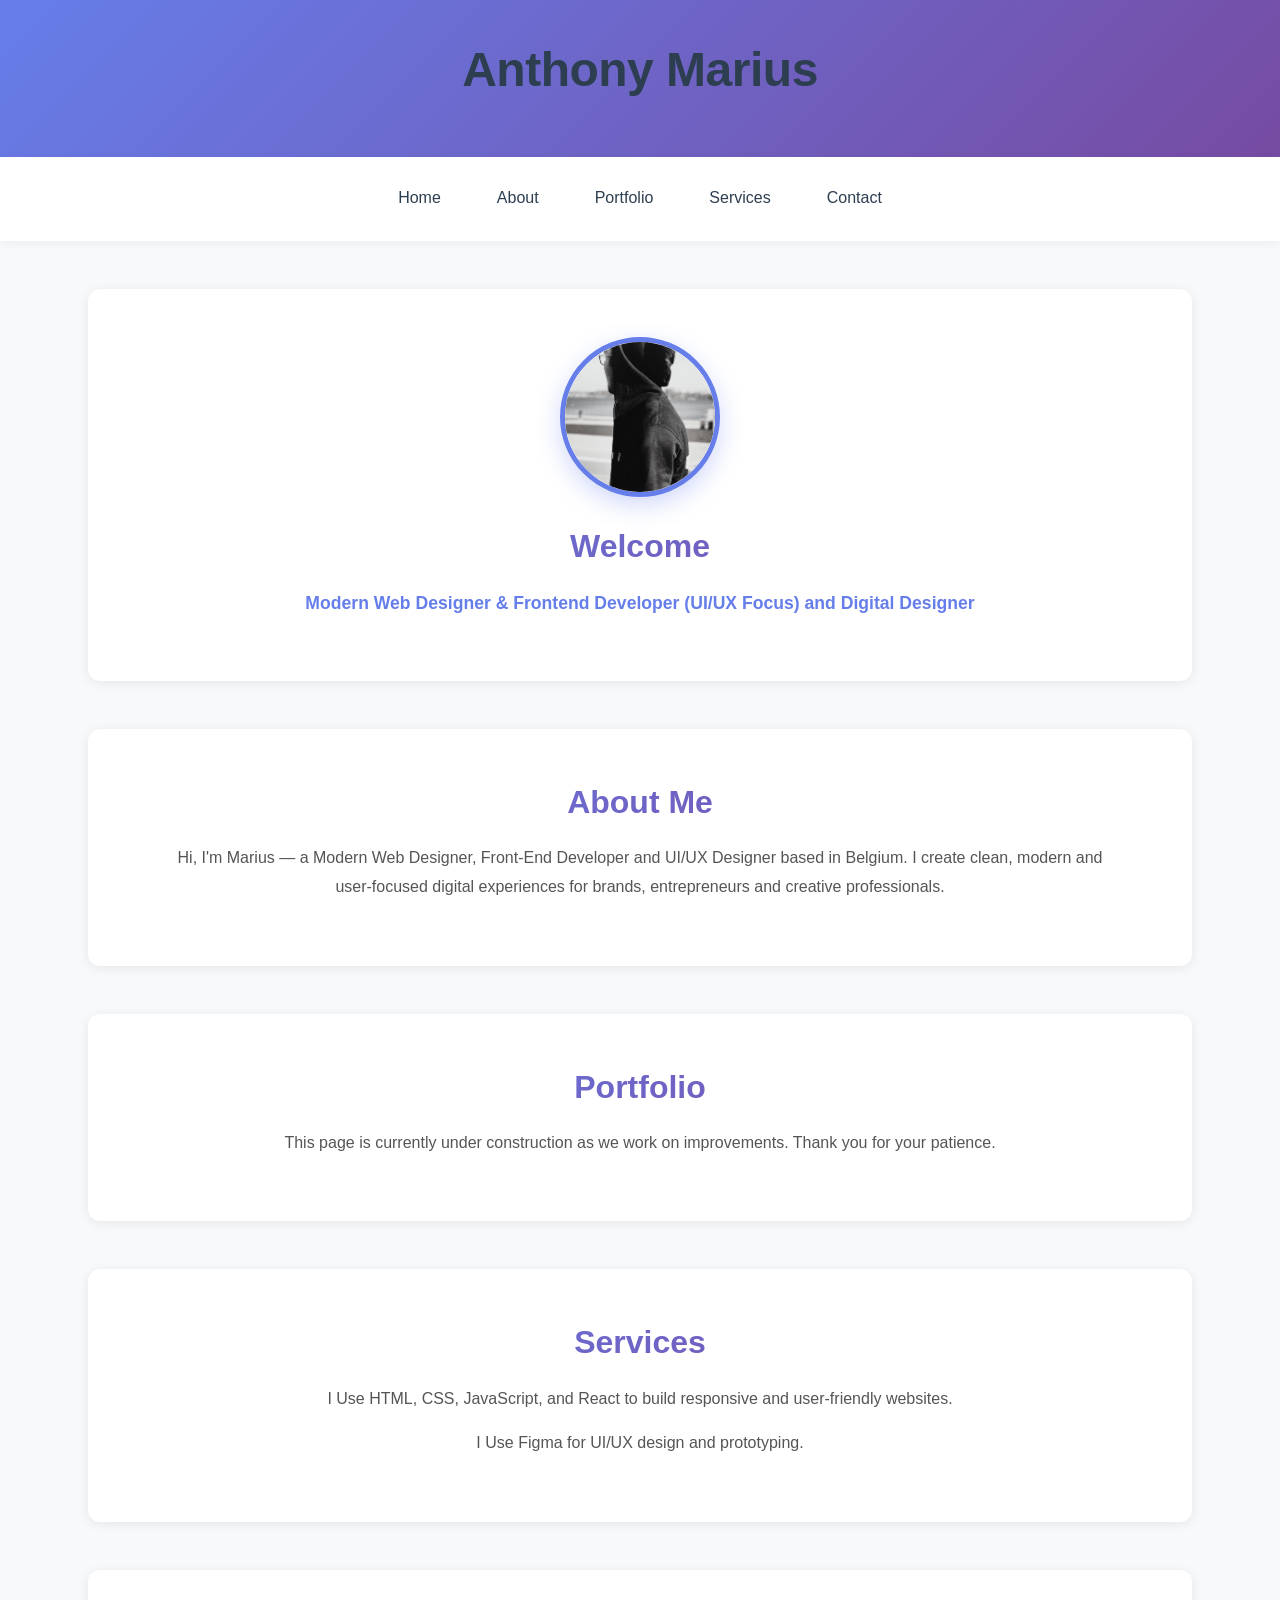
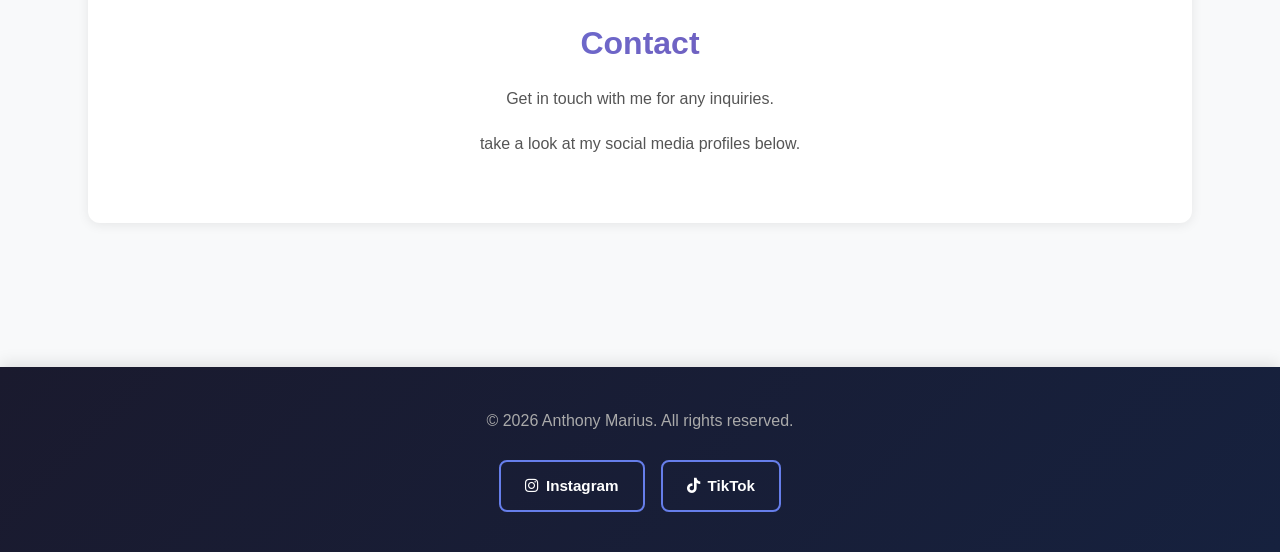
<file: index.html>
<!DOCTYPE html>
<html lang="en">

<head>
    <meta charset="utf-8">
    <meta http-equiv="X-UA-Compatible" content="IE=edge">
    <meta name="viewport" content="width=device-width, initial-scale=1.0">
    <title>Anthony Marius</title>
    <link rel="stylesheet" href="css/style.css">
    <link rel="stylesheet" href="https://cdnjs.cloudflare.com/ajax/libs/font-awesome/6.4.0/css/all.min.css">
</head> 

<body>
    <header>
        <h1>Anthony Marius</h1>
    </header>

    <nav>
        <ul>
            <li><a href="#home">Home</a></li>
            <li><a href="#about">About</a></li>
            <li><a href="#portfolio">Portfolio</a></li>
            <li><a href="#services">Services</a></li>
            <li><a href="#contact">Contact</a></li>
        </ul>
    </nav>

    <main>
        <section id="home">
            <img src="pictures/anthony B&W.jpg" alt="Anthony Marius Profile Picture" class="profile-pic">
            <h2>Welcome</h2>
            <p><h3>Modern Web Designer & Frontend Developer (UI/UX Focus) and Digital Designer</h3></p>
        </section>

        <section id="about">
            <h2>About Me</h2>
            <p>Hi, I'm Marius — a Modern Web Designer, Front‑End Developer and UI/UX Designer based in Belgium.
            I create clean, modern and user‑focused digital experiences for brands, entrepreneurs and creative professionals.</p>
        </section>

        <section id="portfolio">
            <h2>Portfolio</h2>
            <p>This page is currently under construction as we work on improvements. Thank you for your patience.</p>
        </section>

        <section id="services">
            <h2>Services</h2>
            <p>I Use HTML, CSS, JavaScript, and React to build responsive and user-friendly websites.</p>
            <p>I Use Figma for UI/UX design and prototyping.</p>
        </section>

        <section id="contact">
            <h2>Contact</h2>
            <p>Get in touch with me for any inquiries.</p>
            <p>take a look at my social media profiles below.</p>
        </section>
    </main>

    <footer>
        <p>&copy; 2026 Anthony Marius. All rights reserved.</p>
        <div class="social-links">
            <a href="https://instagram.com/mariusdesignco" target="_blank" rel="noopener noreferrer"><i class="fab fa-instagram"></i> Instagram</a>
            <a href="https://tiktok.com/@mariusdesignco" target="_blank" rel="noopener noreferrer"><i class="fab fa-tiktok"></i> TikTok</a>
        </div>
    </footer>
</body>
</file>
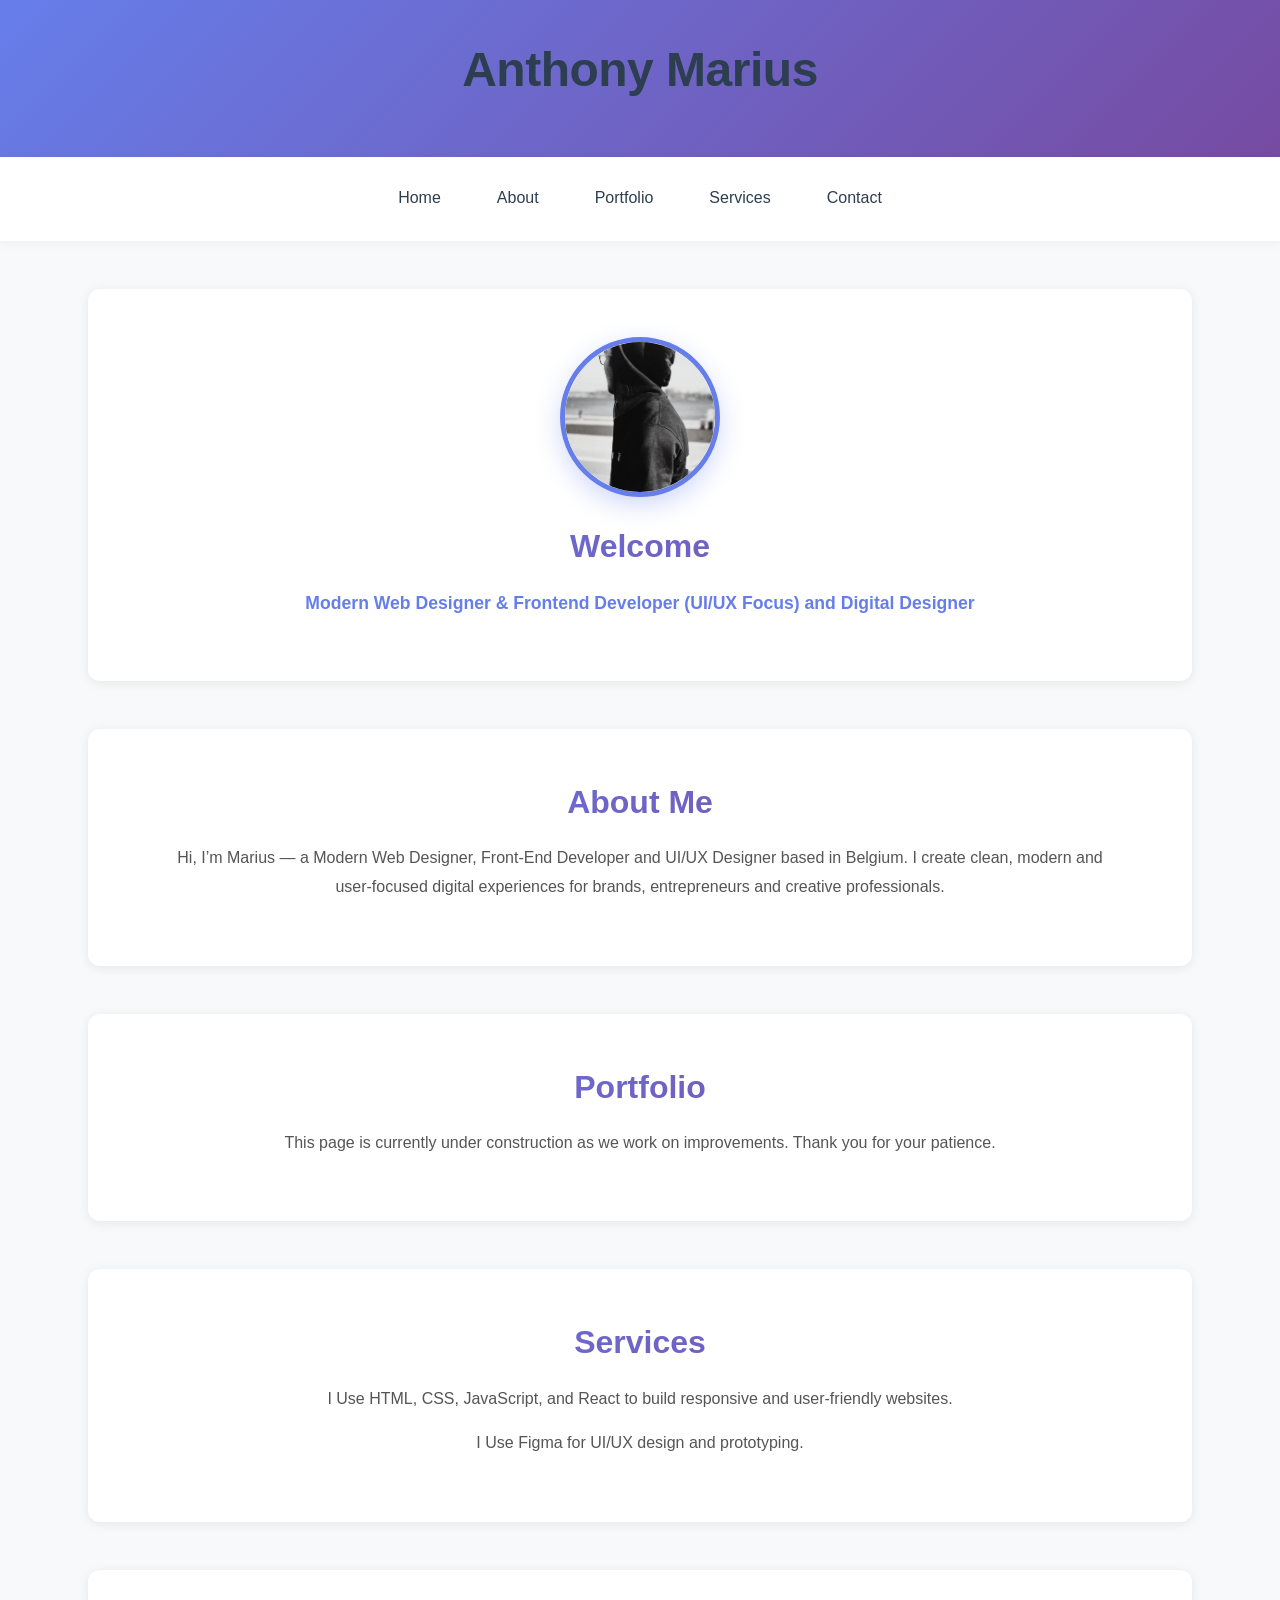
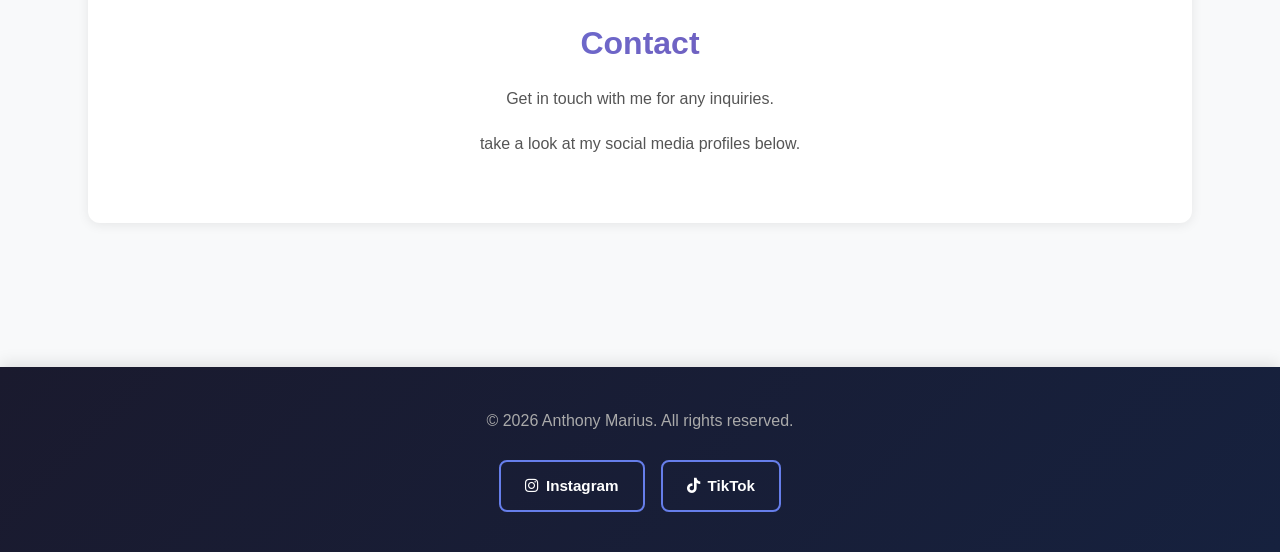
<file: index/index.html>
<!DOCTYPE html>
<html lang="en">

<head>
    <meta charset="utf-8">
    <meta http-equiv="X-UA-Compatible" content="IE=edge">
    <meta name="viewport" content="width=device-width, initial-scale=1.0">
    <title>Anthony Marius</title>
    <link rel="stylesheet" href="/css/style.css">
    <link rel="stylesheet" href="https://cdnjs.cloudflare.com/ajax/libs/font-awesome/6.4.0/css/all.min.css">
</head> 

<body>
    <header>
        <h1>Anthony Marius</h1>
    </header>

    <nav>
        <ul>
            <li><a href="#home">Home</a></li>
            <li><a href="#about">About</a></li>
            <li><a href="#portfolio">Portfolio</a></li>
            <li><a href="#services">Services</a></li>
            <li><a href="#contact">Contact</a></li>
        </ul>
    </nav>

    <main>
        <section id="home">
            <img src="/pictures/anthony B&W.jpg" alt="Anthony Marius Profile Picture" class="profile-pic">
            <h2>Welcome</h2>
            <p><h3>Modern Web Designer & Frontend Developer (UI/UX Focus) and Digital Designer</h3></p>
        </section>

        <section id="about">
            <h2>About Me</h2>
            <p>Hi, I’m Marius — a Modern Web Designer, Front‑End Developer and UI/UX Designer based in Belgium.
            I create clean, modern and user‑focused digital experiences for brands, entrepreneurs and creative professionals.</p>
        </section>

        <section id="portfolio">
            <h2>Portfolio</h2>
            <p>This page is currently under construction as we work on improvements. Thank you for your patience.</p>
        </section>

        <section id="services">
            <h2>Services</h2>
            <p>I Use HTML, CSS, JavaScript, and React to build responsive and user-friendly websites.</p>
            <p>I Use Figma for UI/UX design and prototyping.</p>
        </section>

        <section id="contact">
            <h2>Contact</h2>
            <p>Get in touch with me for any inquiries.</p>
            <p>take a look at my social media profiles below.</p>
        </section>
    </main>

    <footer>
        <p>&copy; 2026 Anthony Marius. All rights reserved.</p>
        <div class="social-links">
            <a href="https://instagram.com/mariusdesignco" target="_blank" rel="noopener noreferrer"><i class="fab fa-instagram"></i> Instagram</a>
            <a href="https://tiktok.com/@mariusdesignco" target="_blank" rel="noopener noreferrer"><i class="fab fa-tiktok"></i> TikTok</a>
        </div>
    </footer>
</body>
</file>
<file: css/style.css>
* {
    margin: 0;
    padding: 0;
    box-sizing: border-box;
}

body {
    font-family: 'Segoe UI', Tahoma, Geneva, Verdana, sans-serif;
    line-height: 1.6;
    color: #2c3e50;
    background-color: #f8f9fa;
}

/* Mobile First Design */
header {
    background: linear-gradient(135deg, #667eea 0%, #764ba2 100%);
    color: white;
    padding: 2rem 1rem;
    text-align: center;
    box-shadow: 0 4px 15px rgba(0, 0, 0, 0.1);
}

header h1 {
    font-size: 2.5rem;
    font-weight: 700;
    letter-spacing: -0.5px;
}

nav {
    background-color: white;
    padding: 1rem 0.5rem;
    box-shadow: 0 2px 10px rgba(0, 0, 0, 0.05);
    position: sticky;
    top: 0;
    z-index: 100;
}

nav ul {
    list-style: none;
    display: flex;
    flex-direction: column;
    gap: 0;
}

nav a {
    display: block;
    color: #2c3e50;
    text-decoration: none;
    padding: 1rem;
    font-weight: 500;
    transition: all 0.3s ease;
    border-left: 4px solid transparent;
}

nav a:hover {
    background-color: #f0f4ff;
    border-left-color: #667eea;
    color: #667eea;
}

main {
    padding: 2rem 1rem;
    max-width: 100%;
    text-align: center;
}

section {
    margin-bottom: 3rem;
    background: white;
    padding: 2rem 1.5rem;
    border-radius: 12px;
    box-shadow: 0 2px 12px rgba(0, 0, 0, 0.08);
    transition: transform 0.3s ease, box-shadow 0.3s ease;
}

section:hover {
    transform: translateY(-5px);
    box-shadow: 0 8px 25px rgba(0, 0, 0, 0.12);
}

h1, h2, h3 {
    color: #2c3e50;
    margin-top: 0;
    margin-bottom: 1rem;
    font-weight: 700;
}

h2 {
    font-size: 2rem;
    background: linear-gradient(135deg, #667eea 0%, #764ba2 100%);
    -webkit-background-clip: text;
    -webkit-text-fill-color: transparent;
    background-clip: text;
}

h3 {
    color: #667eea;
    font-size: 1.1rem;
    font-weight: 600;
}

p {
    color: #555;
    line-height: 1.8;
    margin-bottom: 1rem;
}

footer {
    background: linear-gradient(135deg, #1a1a2e 0%, #16213e 100%);
    color: white;
    text-align: center;
    padding: 2.5rem 1rem;
    margin-top: 3rem;
    box-shadow: 0 -4px 15px rgba(0, 0, 0, 0.1);
}

footer p {
    color: #aaa;
    margin-bottom: 0.5rem;
}

.social-links {
    margin-top: 1.5rem;
    display: flex;
    justify-content: center;
    flex-wrap: wrap;
    gap: 1rem;
}

.social-links a {
    display: inline-flex;
    align-items: center;
    gap: 0.5rem;
    color: white;
    text-decoration: none;
    padding: 0.75rem 1.5rem;
    border: 2px solid #667eea;
    border-radius: 8px;
    transition: all 0.3s ease;
    font-weight: 600;
    font-size: 0.95rem;
}

.social-links a:hover {
    background: linear-gradient(135deg, #667eea 0%, #764ba2 100%);
    border-color: #667eea;
    transform: translateY(-3px);
    box-shadow: 0 8px 20px rgba(102, 126, 234, 0.4);
}

/* Tablet and Desktop Styles */
@media (min-width: 768px) {
    header h1 {
        font-size: 3rem;
    }

    nav ul {
        flex-direction: row;
        justify-content: center;
        gap: 0.5rem;
    }

    nav a {
        background-color: transparent;
        border-left: none;
        border-bottom: 3px solid transparent;
        padding: 0.75rem 1.5rem;
    }

    nav a:hover {
        background-color: transparent;
        border-bottom-color: #667eea;
        border-left: none;
    }

    main {
        max-width: 900px;
        margin: 0 auto;
        padding: 3rem 2rem;
    }

    section {
        margin-bottom: 3rem;
        padding: 3rem 2rem;
    }
}

/* Large Screens */
@media (min-width: 1024px) {
    main {
        max-width: 1200px;
        padding: 3rem;
    }

    section {
        padding: 3rem;
    }
}

/* Images Responsive */
img {
    max-width: 100%;
    height: auto;
    display: block;
}

/* Profile Picture Circle */
.profile-pic {
    width: 160px;
    height: 160px;
    border-radius: 50%;
    object-fit: cover;
    margin: 0 auto 1.5rem;
    border: 5px solid #667eea;
    box-shadow: 0 8px 25px rgba(102, 126, 234, 0.3);
    transition: transform 0.3s ease;
}

.profile-pic:hover {
    transform: scale(1.05);
}

/* Buttons Responsive */
button, a.btn {
    display: inline-block;
    padding: 0.9rem 2rem;
    background: linear-gradient(135deg, #667eea 0%, #764ba2 100%);
    color: white;
    text-decoration: none;
    border: none;
    border-radius: 8px;
    cursor: pointer;
    font-size: 1rem;
    font-weight: 600;
    transition: all 0.3s ease;
}

button:hover, a.btn:hover {
    transform: translateY(-2px);
    box-shadow: 0 8px 20px rgba(102, 126, 234, 0.4);
}
</file>
